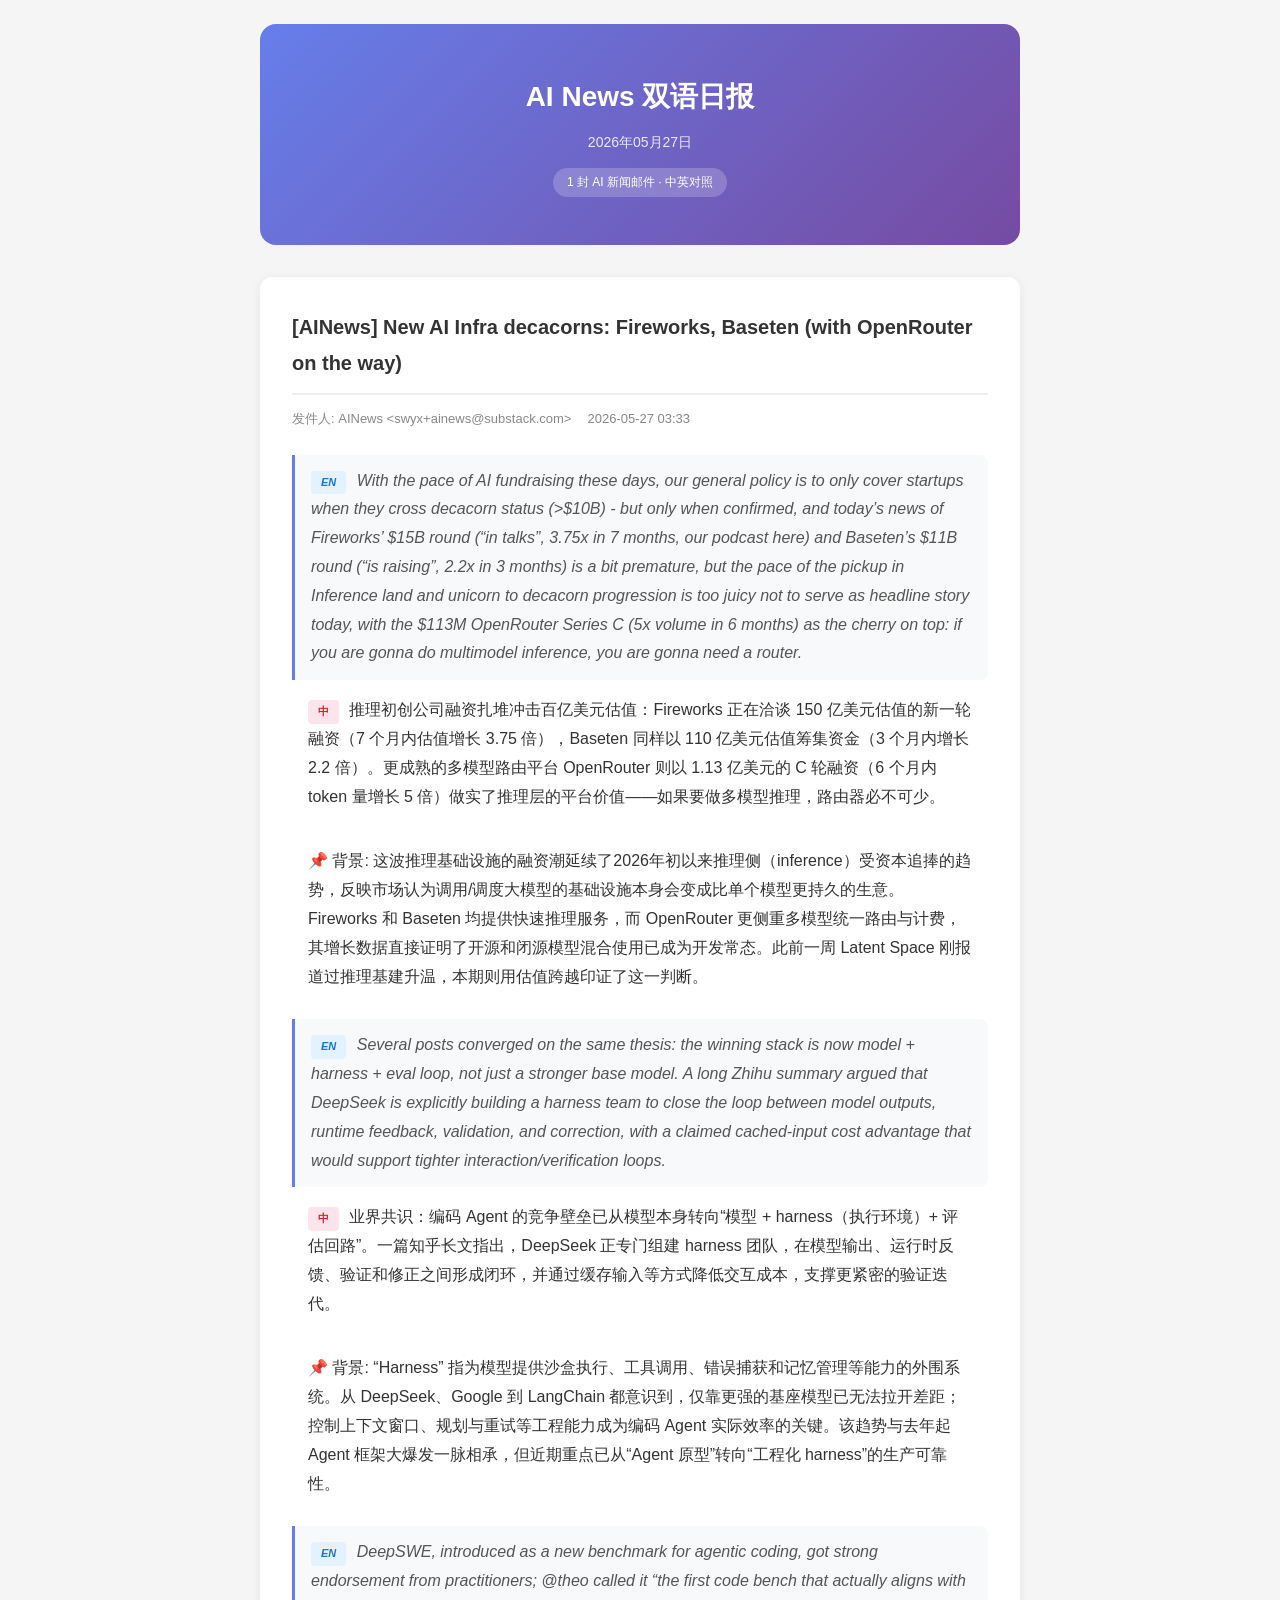
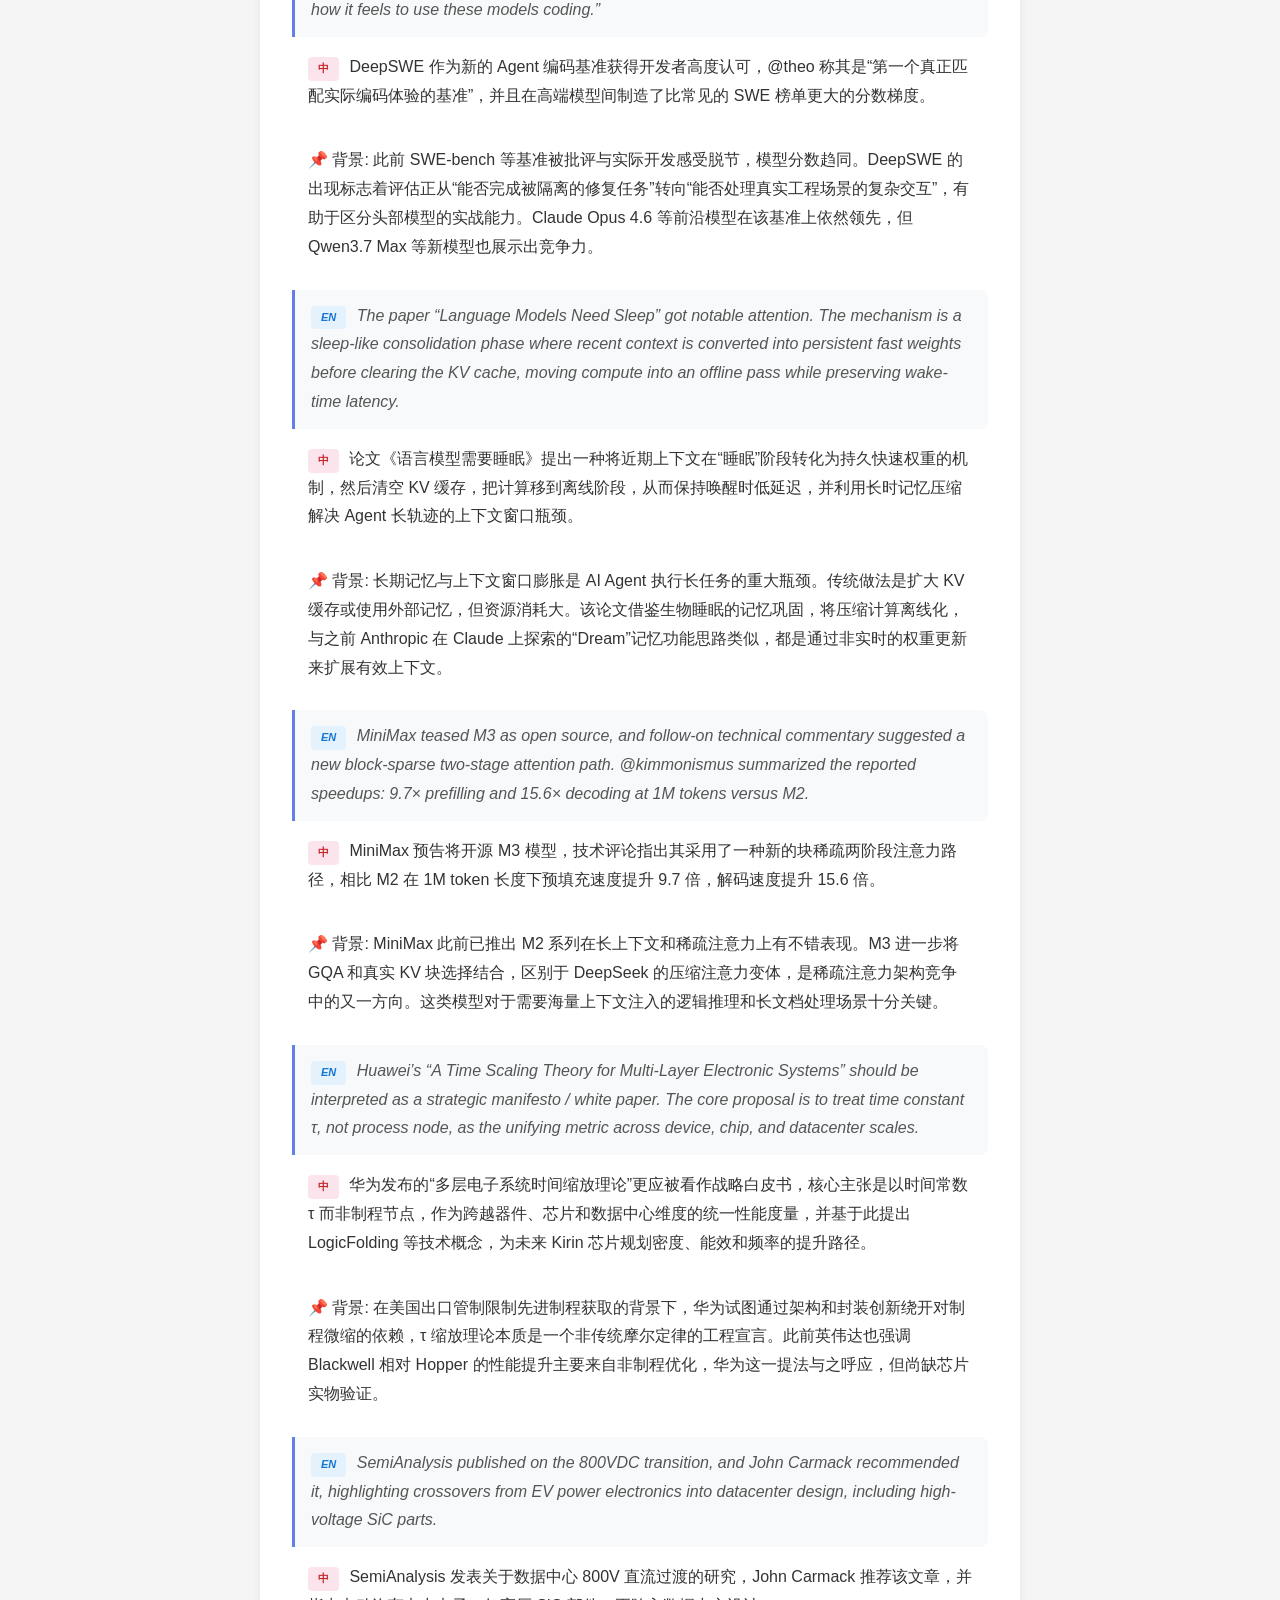
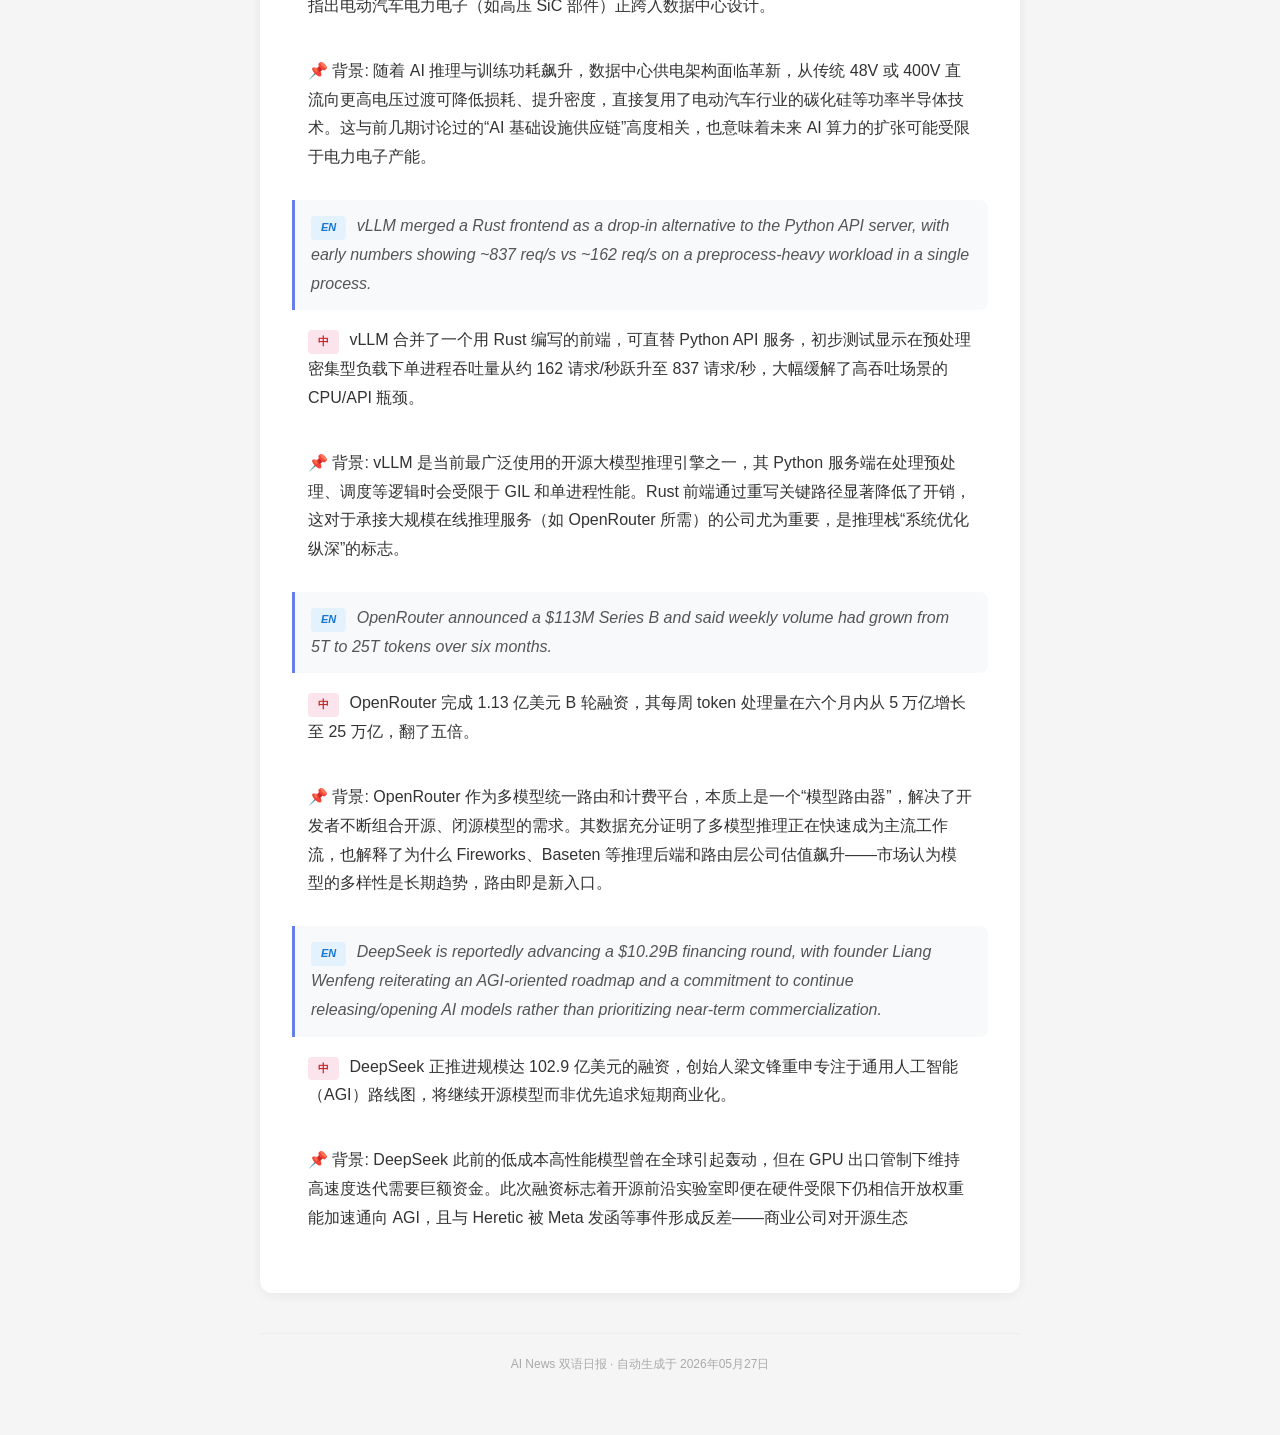
<file: public/ai-news/2026-05-27.html>
<!DOCTYPE html>
<html lang="zh-CN">
<head>
<meta charset="utf-8">
<meta name="viewport" content="width=device-width, initial-scale=1">
<title>AI News 双语日报 - 2026年05月27日</title>
<style>
* { margin: 0; padding: 0; box-sizing: border-box; }
body {
  font-family: -apple-system, BlinkMacSystemFont, "Segoe UI", "PingFang SC",
               "Hiragino Sans GB", "Microsoft YaHei", "Helvetica Neue", sans-serif;
  background: #f5f5f5; color: #333; line-height: 1.8;
}
.container { max-width: 800px; margin: 0 auto; padding: 24px 20px 60px; }
.header {
  background: linear-gradient(135deg, #667eea 0%, #764ba2 100%);
  color: #fff; padding: 48px 32px; border-radius: 16px; margin-bottom: 32px;
  text-align: center;
}
.header h1 { font-size: 28px; font-weight: 700; margin-bottom: 8px; }
.header .date { font-size: 14px; opacity: 0.85; }
.header .badge {
  display: inline-block; background: rgba(255,255,255,0.2);
  padding: 4px 14px; border-radius: 20px; font-size: 12px;
  margin-top: 12px;
}
.email-card {
  background: #fff; border-radius: 12px; padding: 32px;
  margin-bottom: 24px; box-shadow: 0 2px 12px rgba(0,0,0,0.06);
}
.email-card h2 {
  font-size: 20px; color: #333; margin-bottom: 12px;
  padding-bottom: 12px; border-bottom: 2px solid #f0f0f0;
}
.email-meta {
  display: flex; gap: 16px; flex-wrap: wrap; font-size: 13px;
  color: #888; margin-bottom: 24px;
}
.email-meta span { display: inline-flex; align-items: center; gap: 4px; }
.content-block { margin-bottom: 20px; }
.content-block .original {
  background: #f8f9fa; border-left: 3px solid #667eea;
  padding: 12px 16px; border-radius: 0 8px 8px 0; margin-bottom: 8px;
  color: #555; font-style: italic;
}
.content-block .translation {
  padding: 8px 16px; color: #333;
}
.footer {
  text-align: center; color: #aaa; font-size: 12px;
  margin-top: 40px; padding-top: 20px; border-top: 1px solid #eee;
}
.tag {
  display: inline-block; padding: 2px 10px; border-radius: 4px;
  font-size: 11px; font-weight: 600; margin-right: 6px;
}
.tag-en { background: #e3f2fd; color: #1976d2; }
.tag-zh { background: #fce4ec; color: #c62828; }
.divider {
  text-align: center; color: #ddd; margin: 20px 0;
  font-size: 18px; letter-spacing: 8px;
}
@media (max-width: 600px) {
  .container { padding: 12px 12px 40px; }
  .header { padding: 32px 20px; border-radius: 12px; }
  .header h1 { font-size: 22px; }
  .email-card { padding: 20px; }
}
</style>
</head>
<body>
<div class="container">
<div class="header">
<h1>AI News 双语日报</h1>
<div class="date">2026年05月27日</div>
<div class="badge">1 封 AI 新闻邮件 · 中英对照</div>
</div>
<div class="email-card">
<h2>[AINews] New AI Infra decacorns: Fireworks, Baseten (with OpenRouter on the
 way)</h2>
<div class="email-meta">
<span>发件人: AINews &lt;swyx+ainews@substack.com&gt;</span>
<span>2026-05-27 03:33</span>
</div>
<div class="content-block">
<div class="original"><span class="tag tag-en">EN</span> With the pace of AI fundraising these days, our general policy is to only cover startups when they cross decacorn status (&gt;$10B) - but only when confirmed, and today’s news of Fireworks’ $15B round (“in talks”, 3.75x in 7 months, our podcast here) and Baseten’s $11B round (“is raising”, 2.2x in 3 months) is a bit premature, but the pace of the pickup in Inference land and unicorn to decacorn progression is too juicy not to serve as headline story today, with the $113M OpenRouter Series C (5x volume in 6 months) as the cherry on top: if you are gonna do multimodel inference, you are gonna need a router.</div>
<div class="translation"><span class="tag tag-zh">中</span> 推理初创公司融资扎堆冲击百亿美元估值：Fireworks 正在洽谈 150 亿美元估值的新一轮融资（7 个月内估值增长 3.75 倍），Baseten 同样以 110 亿美元估值筹集资金（3 个月内增长 2.2 倍）。更成熟的多模型路由平台 OpenRouter 则以 1.13 亿美元的 C 轮融资（6 个月内 token 量增长 5 倍）做实了推理层的平台价值——如果要做多模型推理，路由器必不可少。</div>
</div>
<div class="content-block">
<div class="translation">📌 背景: 这波推理基础设施的融资潮延续了2026年初以来推理侧（inference）受资本追捧的趋势，反映市场认为调用/调度大模型的基础设施本身会变成比单个模型更持久的生意。Fireworks 和 Baseten 均提供快速推理服务，而 OpenRouter 更侧重多模型统一路由与计费，其增长数据直接证明了开源和闭源模型混合使用已成为开发常态。此前一周 Latent Space 刚报道过推理基建升温，本期则用估值跨越印证了这一判断。</div>
</div>
<div class="content-block">
<div class="original"><span class="tag tag-en">EN</span> Several posts converged on the same thesis: the winning stack is now model + harness + eval loop, not just a stronger base model. A long Zhihu summary argued that DeepSeek is explicitly building a harness team to close the loop between model outputs, runtime feedback, validation, and correction, with a claimed cached-input cost advantage that would support tighter interaction/verification loops.</div>
<div class="translation"><span class="tag tag-zh">中</span> 业界共识：编码 Agent 的竞争壁垒已从模型本身转向“模型 + harness（执行环境）+ 评估回路”。一篇知乎长文指出，DeepSeek 正专门组建 harness 团队，在模型输出、运行时反馈、验证和修正之间形成闭环，并通过缓存输入等方式降低交互成本，支撑更紧密的验证迭代。</div>
</div>
<div class="content-block">
<div class="translation">📌 背景: “Harness” 指为模型提供沙盒执行、工具调用、错误捕获和记忆管理等能力的外围系统。从 DeepSeek、Google 到 LangChain 都意识到，仅靠更强的基座模型已无法拉开差距；控制上下文窗口、规划与重试等工程能力成为编码 Agent 实际效率的关键。该趋势与去年起 Agent 框架大爆发一脉相承，但近期重点已从“Agent 原型”转向“工程化 harness”的生产可靠性。</div>
</div>
<div class="content-block">
<div class="original"><span class="tag tag-en">EN</span> DeepSWE, introduced as a new benchmark for agentic coding, got strong endorsement from practitioners; @theo called it “the first code bench that actually aligns with how it feels to use these models coding.”</div>
<div class="translation"><span class="tag tag-zh">中</span> DeepSWE 作为新的 Agent 编码基准获得开发者高度认可，@theo 称其是“第一个真正匹配实际编码体验的基准”，并且在高端模型间制造了比常见的 SWE 榜单更大的分数梯度。</div>
</div>
<div class="content-block">
<div class="translation">📌 背景: 此前 SWE-bench 等基准被批评与实际开发感受脱节，模型分数趋同。DeepSWE 的出现标志着评估正从“能否完成被隔离的修复任务”转向“能否处理真实工程场景的复杂交互”，有助于区分头部模型的实战能力。Claude Opus 4.6 等前沿模型在该基准上依然领先，但 Qwen3.7 Max 等新模型也展示出竞争力。</div>
</div>
<div class="content-block">
<div class="original"><span class="tag tag-en">EN</span> The paper “Language Models Need Sleep” got notable attention. The mechanism is a sleep-like consolidation phase where recent context is converted into persistent fast weights before clearing the KV cache, moving compute into an offline pass while preserving wake-time latency.</div>
<div class="translation"><span class="tag tag-zh">中</span> 论文《语言模型需要睡眠》提出一种将近期上下文在“睡眠”阶段转化为持久快速权重的机制，然后清空 KV 缓存，把计算移到离线阶段，从而保持唤醒时低延迟，并利用长时记忆压缩解决 Agent 长轨迹的上下文窗口瓶颈。</div>
</div>
<div class="content-block">
<div class="translation">📌 背景: 长期记忆与上下文窗口膨胀是 AI Agent 执行长任务的重大瓶颈。传统做法是扩大 KV 缓存或使用外部记忆，但资源消耗大。该论文借鉴生物睡眠的记忆巩固，将压缩计算离线化，与之前 Anthropic 在 Claude 上探索的“Dream”记忆功能思路类似，都是通过非实时的权重更新来扩展有效上下文。</div>
</div>
<div class="content-block">
<div class="original"><span class="tag tag-en">EN</span> MiniMax teased M3 as open source, and follow-on technical commentary suggested a new block-sparse two-stage attention path. @kimmonismus summarized the reported speedups: 9.7× prefilling and 15.6× decoding at 1M tokens versus M2.</div>
<div class="translation"><span class="tag tag-zh">中</span> MiniMax 预告将开源 M3 模型，技术评论指出其采用了一种新的块稀疏两阶段注意力路径，相比 M2 在 1M token 长度下预填充速度提升 9.7 倍，解码速度提升 15.6 倍。</div>
</div>
<div class="content-block">
<div class="translation">📌 背景: MiniMax 此前已推出 M2 系列在长上下文和稀疏注意力上有不错表现。M3 进一步将 GQA 和真实 KV 块选择结合，区别于 DeepSeek 的压缩注意力变体，是稀疏注意力架构竞争中的又一方向。这类模型对于需要海量上下文注入的逻辑推理和长文档处理场景十分关键。</div>
</div>
<div class="content-block">
<div class="original"><span class="tag tag-en">EN</span> Huawei’s “A Time Scaling Theory for Multi-Layer Electronic Systems” should be interpreted as a strategic manifesto / white paper. The core proposal is to treat time constant τ, not process node, as the unifying metric across device, chip, and datacenter scales.</div>
<div class="translation"><span class="tag tag-zh">中</span> 华为发布的“多层电子系统时间缩放理论”更应被看作战略白皮书，核心主张是以时间常数 τ 而非制程节点，作为跨越器件、芯片和数据中心维度的统一性能度量，并基于此提出 LogicFolding 等技术概念，为未来 Kirin 芯片规划密度、能效和频率的提升路径。</div>
</div>
<div class="content-block">
<div class="translation">📌 背景: 在美国出口管制限制先进制程获取的背景下，华为试图通过架构和封装创新绕开对制程微缩的依赖，τ 缩放理论本质是一个非传统摩尔定律的工程宣言。此前英伟达也强调 Blackwell 相对 Hopper 的性能提升主要来自非制程优化，华为这一提法与之呼应，但尚缺芯片实物验证。</div>
</div>
<div class="content-block">
<div class="original"><span class="tag tag-en">EN</span> SemiAnalysis published on the 800VDC transition, and John Carmack recommended it, highlighting crossovers from EV power electronics into datacenter design, including high-voltage SiC parts.</div>
<div class="translation"><span class="tag tag-zh">中</span> SemiAnalysis 发表关于数据中心 800V 直流过渡的研究，John Carmack 推荐该文章，并指出电动汽车电力电子（如高压 SiC 部件）正跨入数据中心设计。</div>
</div>
<div class="content-block">
<div class="translation">📌 背景: 随着 AI 推理与训练功耗飙升，数据中心供电架构面临革新，从传统 48V 或 400V 直流向更高电压过渡可降低损耗、提升密度，直接复用了电动汽车行业的碳化硅等功率半导体技术。这与前几期讨论过的“AI 基础设施供应链”高度相关，也意味着未来 AI 算力的扩张可能受限于电力电子产能。</div>
</div>
<div class="content-block">
<div class="original"><span class="tag tag-en">EN</span> vLLM merged a Rust frontend as a drop-in alternative to the Python API server, with early numbers showing ~837 req/s vs ~162 req/s on a preprocess-heavy workload in a single process.</div>
<div class="translation"><span class="tag tag-zh">中</span> vLLM 合并了一个用 Rust 编写的前端，可直替 Python API 服务，初步测试显示在预处理密集型负载下单进程吞吐量从约 162 请求/秒跃升至 837 请求/秒，大幅缓解了高吞吐场景的 CPU/API 瓶颈。</div>
</div>
<div class="content-block">
<div class="translation">📌 背景: vLLM 是当前最广泛使用的开源大模型推理引擎之一，其 Python 服务端在处理预处理、调度等逻辑时会受限于 GIL 和单进程性能。Rust 前端通过重写关键路径显著降低了开销，这对于承接大规模在线推理服务（如 OpenRouter 所需）的公司尤为重要，是推理栈“系统优化纵深”的标志。</div>
</div>
<div class="content-block">
<div class="original"><span class="tag tag-en">EN</span> OpenRouter announced a $113M Series B and said weekly volume had grown from 5T to 25T tokens over six months.</div>
<div class="translation"><span class="tag tag-zh">中</span> OpenRouter 完成 1.13 亿美元 B 轮融资，其每周 token 处理量在六个月内从 5 万亿增长至 25 万亿，翻了五倍。</div>
</div>
<div class="content-block">
<div class="translation">📌 背景: OpenRouter 作为多模型统一路由和计费平台，本质上是一个“模型路由器”，解决了开发者不断组合开源、闭源模型的需求。其数据充分证明了多模型推理正在快速成为主流工作流，也解释了为什么 Fireworks、Baseten 等推理后端和路由层公司估值飙升——市场认为模型的多样性是长期趋势，路由即是新入口。</div>
</div>
<div class="content-block">
<div class="original"><span class="tag tag-en">EN</span> DeepSeek is reportedly advancing a $10.29B financing round, with founder Liang Wenfeng reiterating an AGI-oriented roadmap and a commitment to continue releasing/opening AI models rather than prioritizing near-term commercialization.</div>
<div class="translation"><span class="tag tag-zh">中</span> DeepSeek 正推进规模达 102.9 亿美元的融资，创始人梁文锋重申专注于通用人工智能（AGI）路线图，将继续开源模型而非优先追求短期商业化。</div>
</div>
<div class="content-block">
<div class="translation">📌 背景: DeepSeek 此前的低成本高性能模型曾在全球引起轰动，但在 GPU 出口管制下维持高速度迭代需要巨额资金。此次融资标志着开源前沿实验室即便在硬件受限下仍相信开放权重能加速通向 AGI，且与 Heretic 被 Meta 发函等事件形成反差——商业公司对开源生态</div>
</div>
</div>
<div class="footer">
<p>AI News 双语日报 · 自动生成于 2026年05月27日</p>
</div>
</div>
</body>
</html>
</file>
